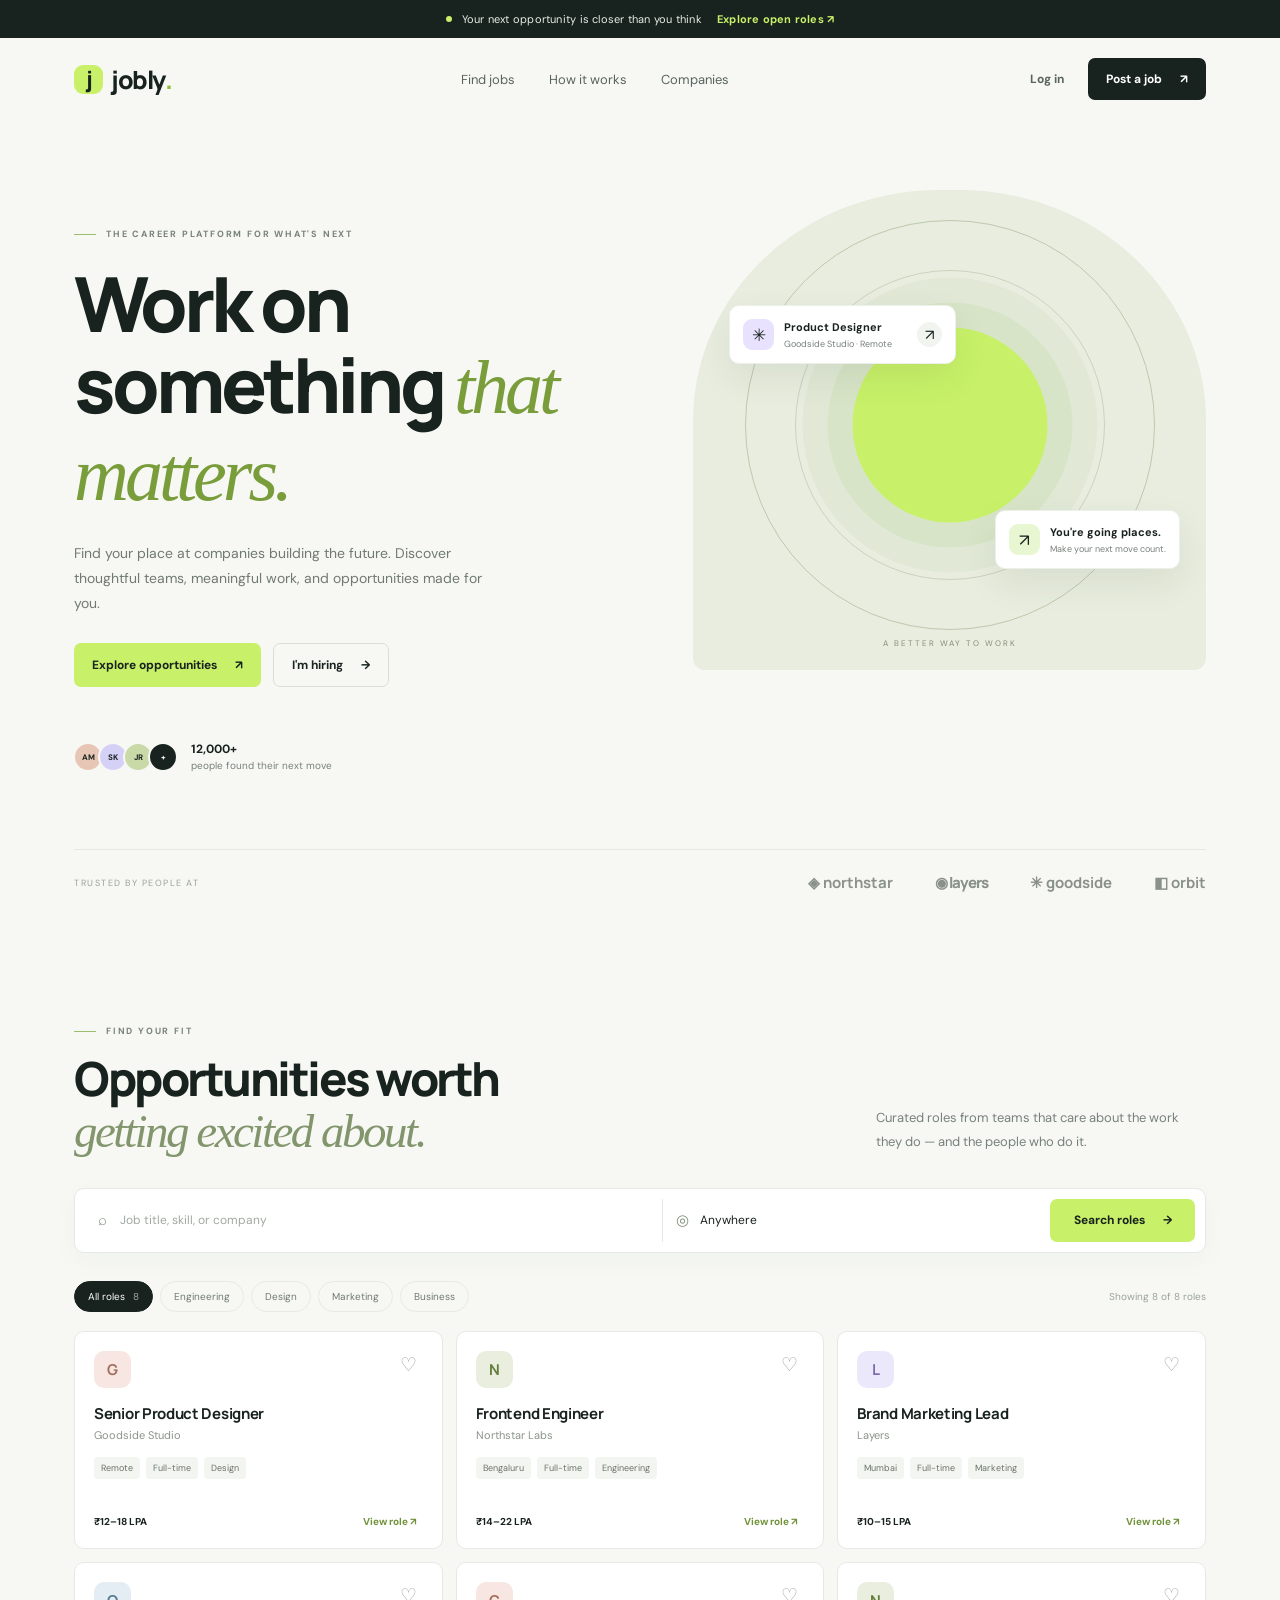
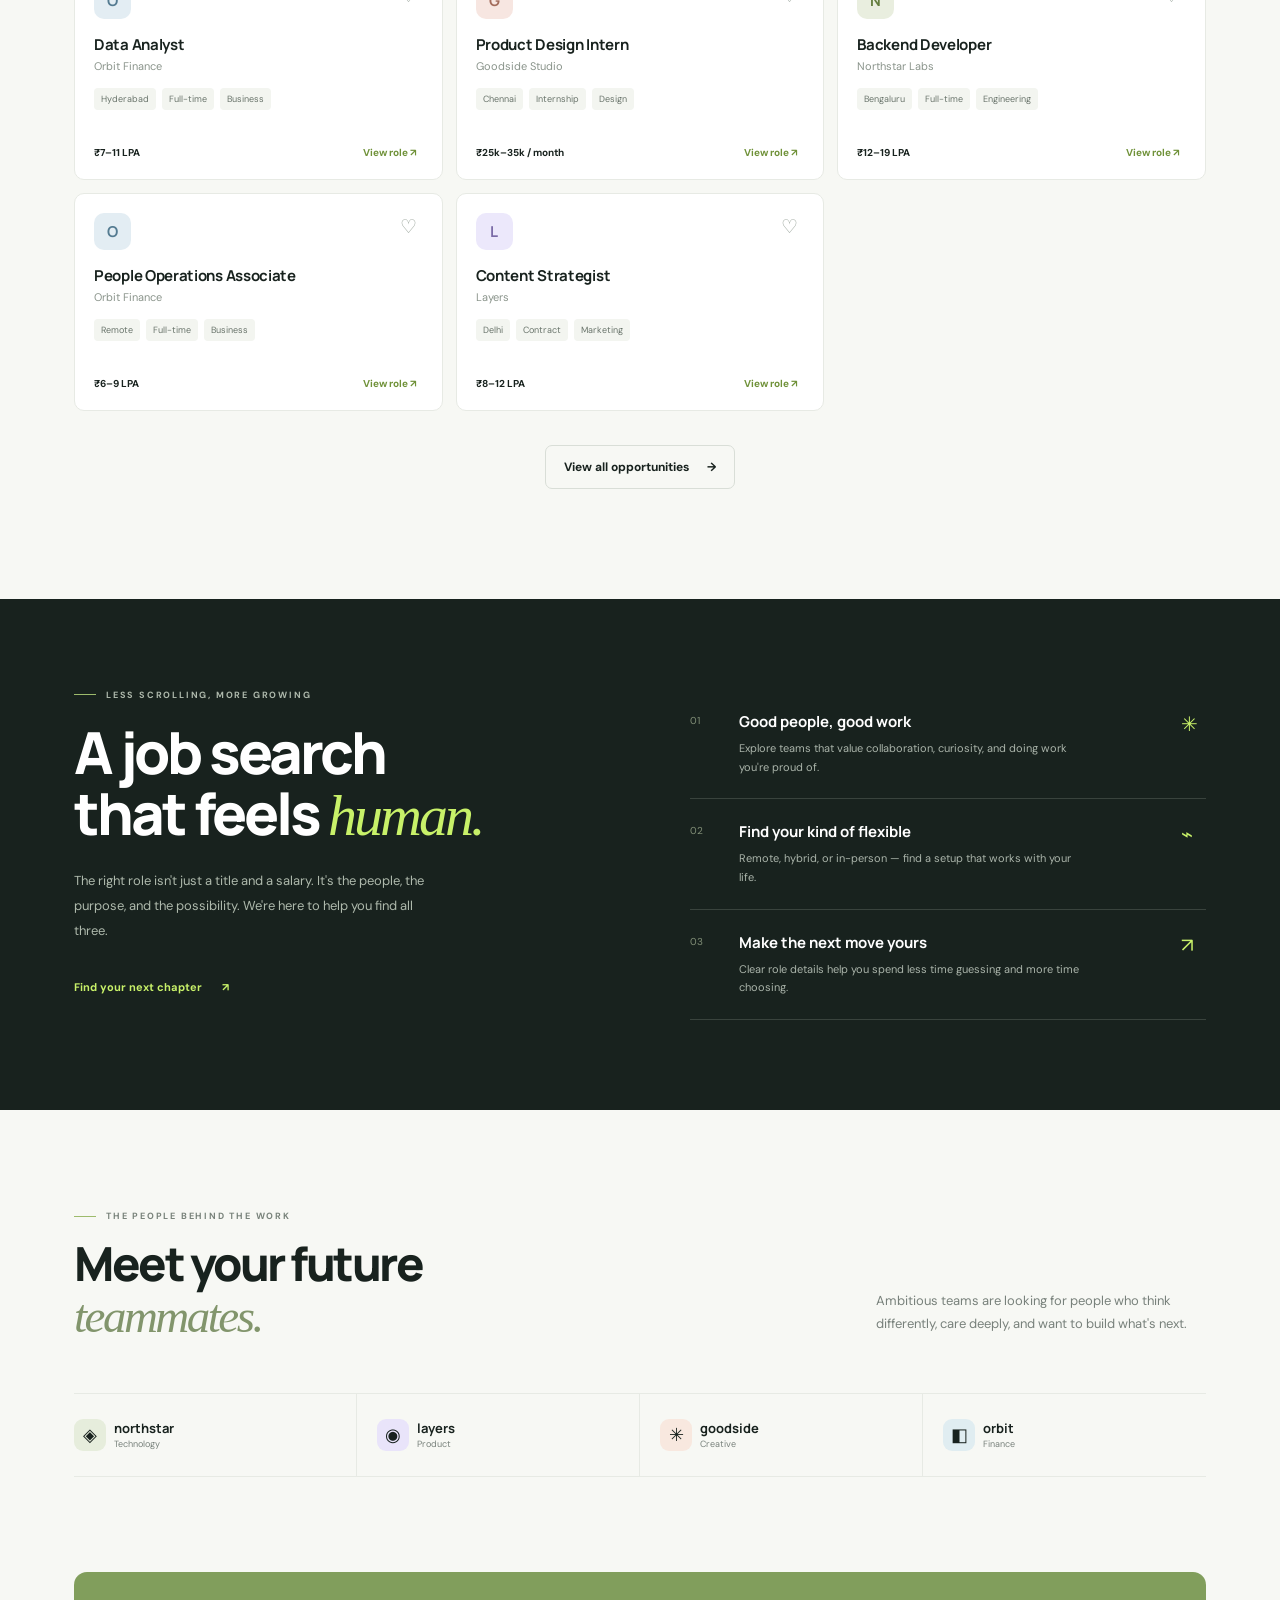
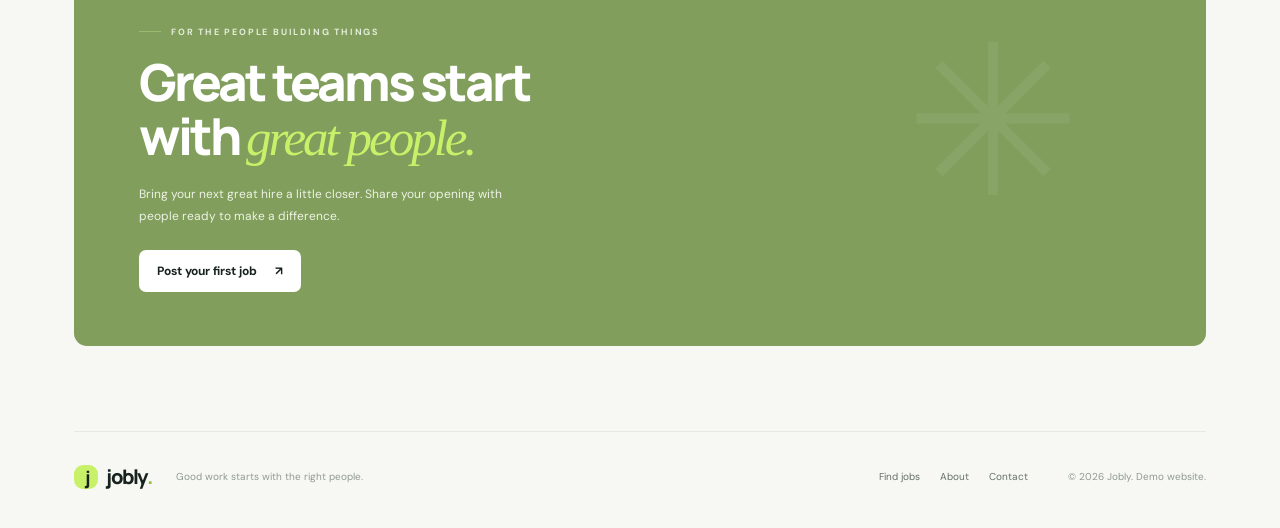
<file: index.html>
<!DOCTYPE html>
<html lang="en">
<head>
  <meta charset="UTF-8">
  <meta name="viewport" content="width=device-width, initial-scale=1.0">
  <meta name="description" content="Launch your next career move with Jobly. Discover roles at ambitious companies.">
  <title>Jobly — Find work that moves you</title>
  <link rel="preconnect" href="https://fonts.googleapis.com">
  <link rel="preconnect" href="https://fonts.gstatic.com" crossorigin>
  <link href="https://fonts.googleapis.com/css2?family=DM+Sans:wght@400;500;600;700&family=Manrope:wght@400;500;600;700;800&display=swap" rel="stylesheet">
  <link rel="stylesheet" href="styles.css">
</head>
<body>
  <div class="announcement"><span class="announcement-dot"></span> Your next opportunity is closer than you think <a href="#jobs">Explore open roles <span>↗</span></a></div>
  <header class="site-header">
    <a class="brand" href="#" aria-label="Jobly home"><span class="brand-mark">j</span> jobly<span class="brand-period">.</span></a>
    <button class="menu-toggle" id="menuToggle" aria-label="Toggle navigation" aria-expanded="false">☰</button>
    <nav class="main-nav" id="mainNav">
      <a href="#jobs">Find jobs</a><a href="#how">How it works</a><a href="#companies">Companies</a>
    </nav>
    <div class="header-actions"><button class="btn btn-ghost" id="loginOpen">Log in</button><button class="btn btn-dark" id="postOpen">Post a job <span>↗</span></button></div>
  </header>

  <main>
    <section class="hero">
      <div class="hero-copy">
        <div class="eyebrow"><span class="eyebrow-line"></span> THE CAREER PLATFORM FOR WHAT'S NEXT</div>
        <h1>Work on<br>something <span class="headline-accent">that matters.</span></h1>
        <p class="hero-text">Find your place at companies building the future. Discover thoughtful teams, meaningful work, and opportunities made for you.</p>
        <div class="hero-ctas"><a class="btn btn-primary" href="#jobs">Explore opportunities <span>↗</span></a><button class="btn btn-outline" id="heroPost">I'm hiring <span>→</span></button></div>
        <div class="hero-proof"><div class="avatar-stack"><span>AM</span><span>SK</span><span>JR</span><span>+</span></div><div><strong>12,000+</strong><small>people found their next move</small></div></div>
      </div>
      <div class="hero-art" aria-label="Abstract career growth illustration">
        <div class="art-orbit orbit-one"></div><div class="art-orbit orbit-two"></div>
        <div class="art-sun"></div>
        <div class="art-card art-card-top"><span class="mini-icon purple">✳</span><div><b>Product Designer</b><small>Goodside Studio · Remote</small></div><span class="arrow-round">↗</span></div>
        <div class="art-card art-card-bottom"><span class="mini-icon green">↗</span><div><b>You're going places.</b><small>Make your next move count.</small></div></div>
        <div class="art-label">A BETTER WAY TO WORK</div>
      </div>
      <div class="hero-bottom"><span>TRUSTED BY PEOPLE AT</span><div class="logo-cloud"><b>◈ northstar</b><b>◉ layers</b><b>✳ goodside</b><b>◧ orbit</b></div></div>
    </section>

    <section class="jobs-section section-wrap" id="jobs">
      <div class="section-heading"><div><div class="eyebrow"><span class="eyebrow-line"></span> FIND YOUR FIT</div><h2>Opportunities worth<br><span class="muted-heading">getting excited about.</span></h2></div><p>Curated roles from teams that care about the work they do — and the people who do it.</p></div>
      <div class="search-panel">
        <label class="search-field"><span>⌕</span><input id="keyword" type="search" placeholder="Job title, skill, or company" aria-label="Search jobs"></label>
        <label class="search-field location-field"><span>◎</span><select id="location" aria-label="Filter by location"><option value="">Anywhere</option><option>Remote</option><option>Bengaluru</option><option>Mumbai</option><option>Hyderabad</option><option>Chennai</option><option>Delhi</option></select></label>
        <button class="btn btn-primary search-button" id="searchButton">Search roles <span>→</span></button>
      </div>
      <div class="filter-row"><div class="filter-pills" id="categoryFilters"><button class="filter-pill active" data-category="All">All roles <span id="allCount">0</span></button><button class="filter-pill" data-category="Engineering">Engineering</button><button class="filter-pill" data-category="Design">Design</button><button class="filter-pill" data-category="Marketing">Marketing</button><button class="filter-pill" data-category="Business">Business</button></div><span class="results-count" id="resultsCount">Showing roles</span></div>
      <div class="job-grid" id="jobGrid" aria-live="polite"></div>
      <div class="empty-state hidden" id="emptyState"><div class="empty-icon">⌕</div><h3>No roles found</h3><p>Try another keyword or clear your filters.</p><button class="btn btn-outline" id="clearFilters">Clear filters</button></div>
      <div class="center-action"><button class="btn btn-outline" id="showAll">View all opportunities <span>→</span></button></div>
    </section>

    <section class="why-section" id="how">
      <div class="section-wrap why-inner">
        <div><div class="eyebrow light-eyebrow"><span class="eyebrow-line"></span> LESS SCROLLING, MORE GROWING</div><h2>A job search<br>that feels <em>human.</em></h2><p class="why-copy">The right role isn't just a title and a salary. It's the people, the purpose, and the possibility. We're here to help you find all three.</p><a href="#jobs" class="text-link">Find your next chapter <span>↗</span></a></div>
        <div class="benefit-list"><article><span class="benefit-number">01</span><div><h3>Good people, good work</h3><p>Explore teams that value collaboration, curiosity, and doing work you're proud of.</p></div><span class="benefit-symbol">✳</span></article><article><span class="benefit-number">02</span><div><h3>Find your kind of flexible</h3><p>Remote, hybrid, or in-person — find a setup that works with your life.</p></div><span class="benefit-symbol">⌁</span></article><article><span class="benefit-number">03</span><div><h3>Make the next move yours</h3><p>Clear role details help you spend less time guessing and more time choosing.</p></div><span class="benefit-symbol">↗</span></article></div>
      </div>
    </section>

    <section class="companies-section section-wrap" id="companies"><div class="companies-top"><div><div class="eyebrow"><span class="eyebrow-line"></span> THE PEOPLE BEHIND THE WORK</div><h2>Meet your future<br><span class="muted-heading">teammates.</span></h2></div><p>Ambitious teams are looking for people who think differently, care deeply, and want to build what's next.</p></div><div class="company-strip"><div><span class="company-symbol c1">◈</span><b>northstar</b><small>Technology</small></div><div><span class="company-symbol c2">◉</span><b>layers</b><small>Product</small></div><div><span class="company-symbol c3">✳</span><b>goodside</b><small>Creative</small></div><div><span class="company-symbol c4">◧</span><b>orbit</b><small>Finance</small></div></div></section>

    <section class="cta-section"><div class="cta-box"><div class="cta-decoration">✳</div><div class="eyebrow light-eyebrow"><span class="eyebrow-line"></span> FOR THE PEOPLE BUILDING THINGS</div><h2>Great teams start<br>with <em>great people.</em></h2><p>Bring your next great hire a little closer. Share your opening with people ready to make a difference.</p><button class="btn btn-light" id="ctaPost">Post your first job <span>↗</span></button></div></section>
  </main>

  <footer class="site-footer"><a class="brand footer-brand" href="#"><span class="brand-mark">j</span> jobly<span class="brand-period">.</span></a><p>Good work starts with the right people.</p><div class="footer-links"><a href="#jobs">Find jobs</a><a href="#how">About</a><a href="mailto:hello@example.com">Contact</a></div><small>© <span id="year"></span> Jobly. Demo website.</small></footer>

  <div class="modal-backdrop hidden" id="modalBackdrop">
    <section class="modal" role="dialog" aria-modal="true" aria-labelledby="modalTitle">
      <button class="modal-close" id="modalClose" aria-label="Close dialog">×</button>
      <div class="modal-kicker" id="modalKicker">LET'S GET STARTED</div><h2 id="modalTitle">Post a new role</h2><p class="modal-intro" id="modalIntro">Tell great people what you're building.</p>
      <form id="jobForm">
        <div class="form-grid"><label>Job title<input name="title" required placeholder="e.g. Product Designer"></label><label>Company<input name="company" required placeholder="Your company"></label><label>Location<select name="location"><option>Remote</option><option>Bengaluru</option><option>Mumbai</option><option>Hyderabad</option><option>Chennai</option><option>Delhi</option></select></label><label>Category<select name="category"><option>Engineering</option><option>Design</option><option>Marketing</option><option>Business</option></select></label><label>Work type<select name="type"><option>Full-time</option><option>Part-time</option><option>Contract</option><option>Internship</option></select></label><label>Salary range<input name="salary" placeholder="e.g. ₹8–12 LPA"></label></div>
        <label>About the role<textarea name="description" rows="4" required placeholder="What will this person work on?"></textarea></label>
        <label>Application email<input name="email" type="email" required placeholder="careers@company.com"></label>
        <button class="btn btn-primary form-submit" type="submit">Publish job <span>↗</span></button>
      </form>
      <form id="loginForm" class="hidden"><label>Email address<input type="email" required placeholder="you@example.com"></label><label>Password<input type="password" required minlength="6" placeholder="At least 6 characters"></label><button class="btn btn-primary form-submit" type="submit">Continue <span>→</span></button><p class="form-note">Demo only: authentication is not connected to a server.</p></form>
    </section>
  </div>
  <div class="toast" id="toast" role="status" aria-live="polite"></div>
  <script src="script.js"></script>
</body>
</html>
</file>
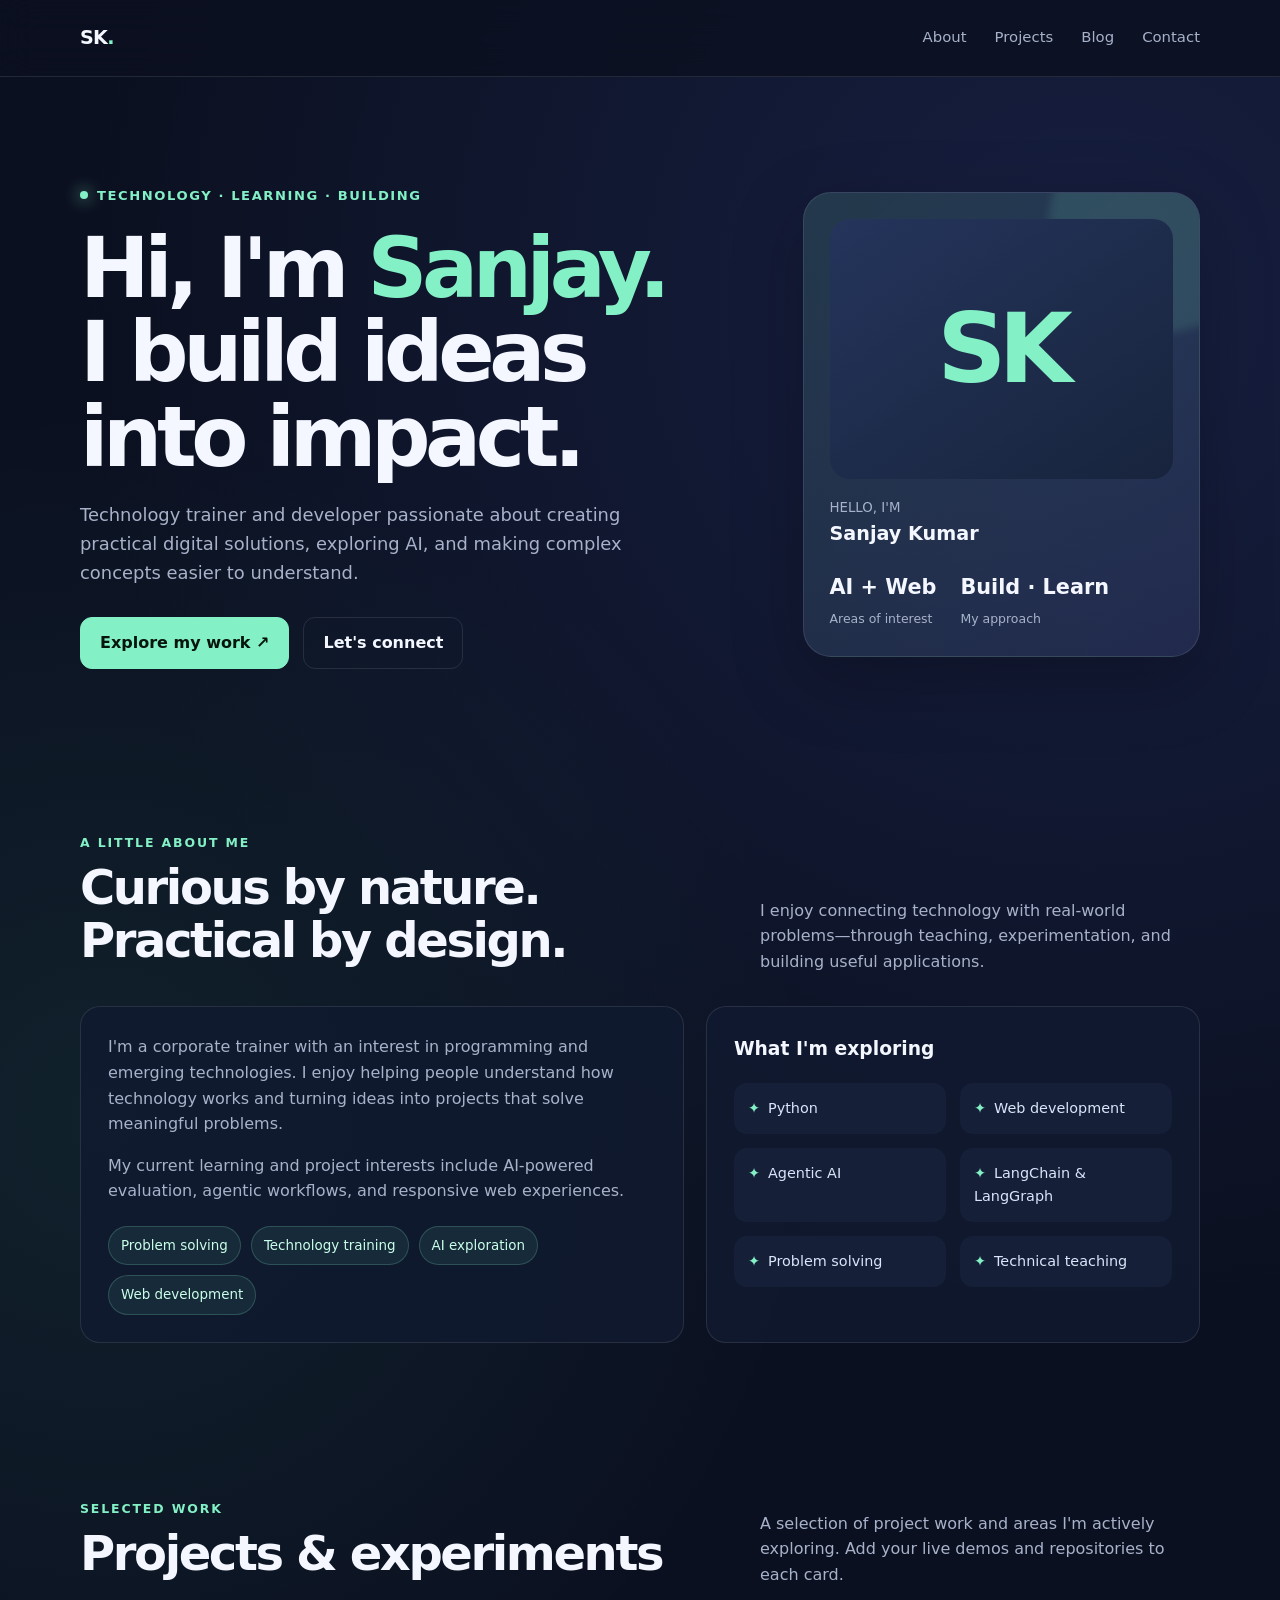
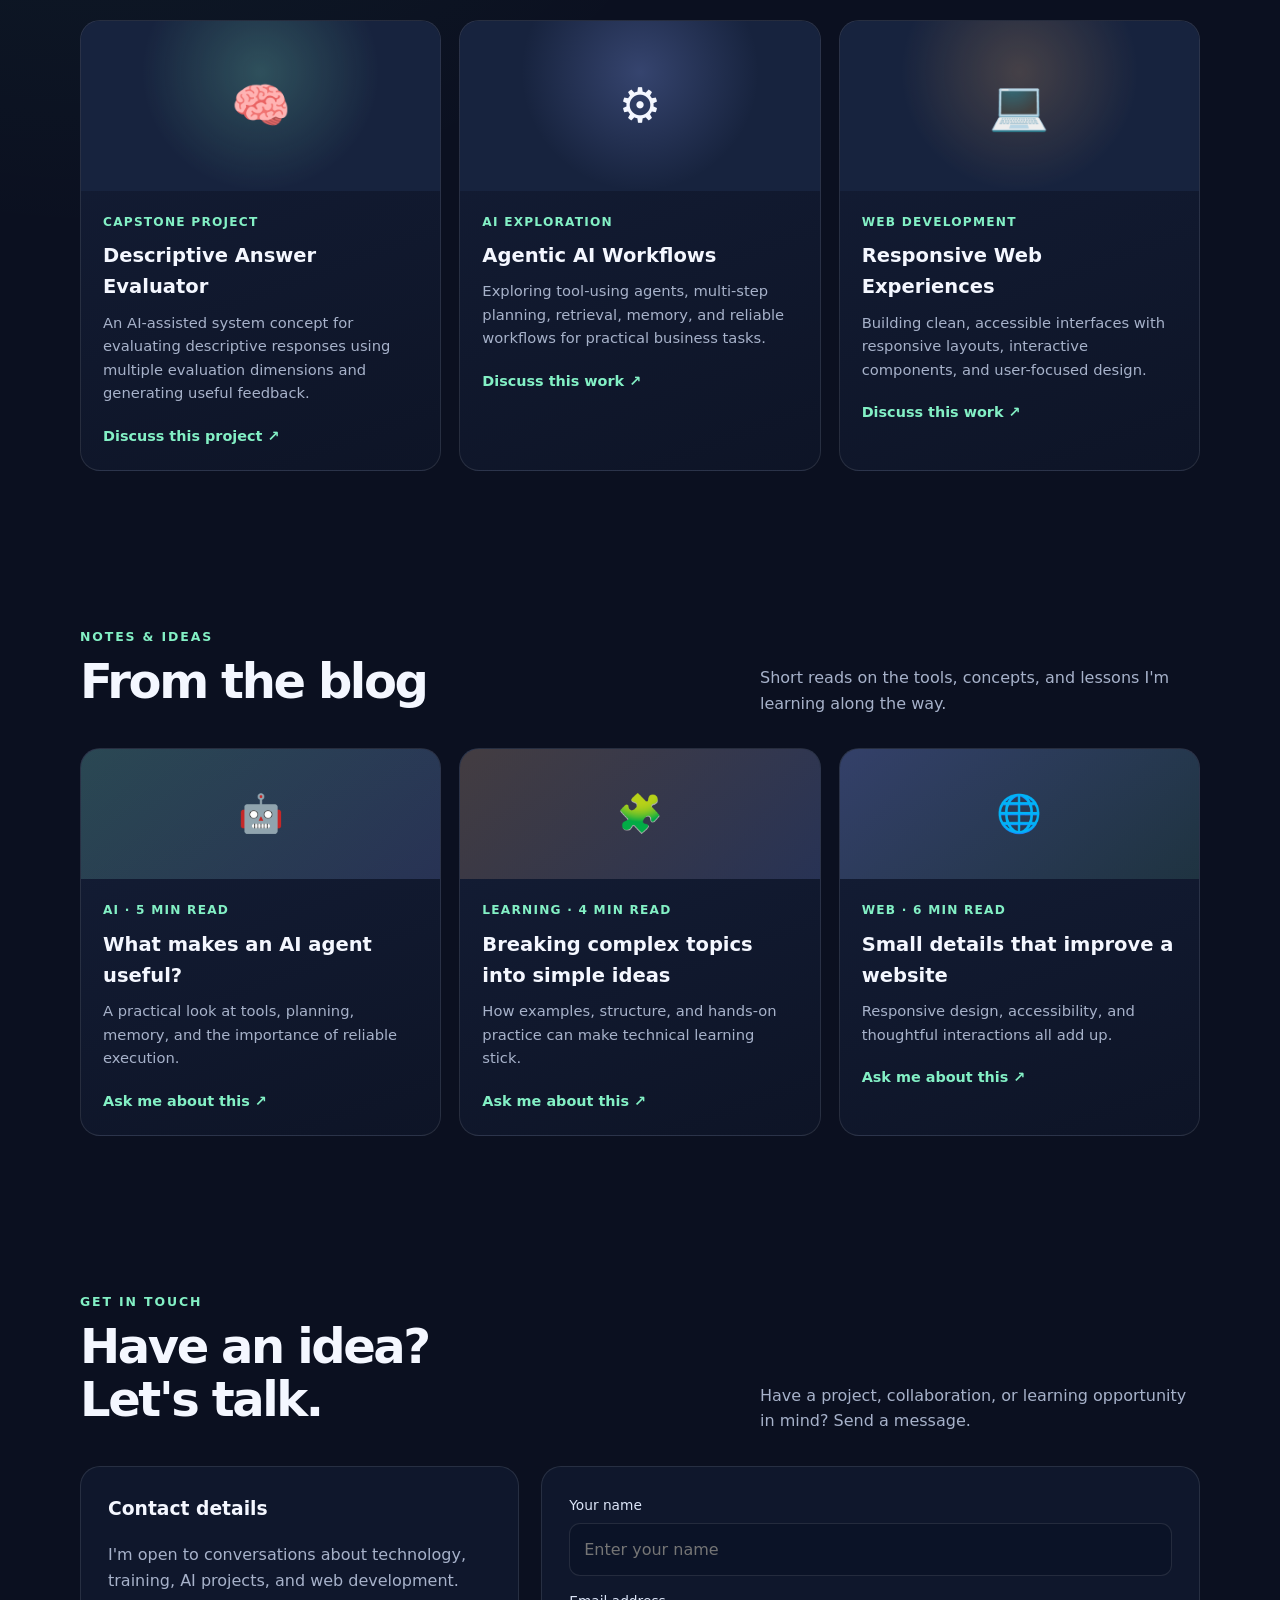
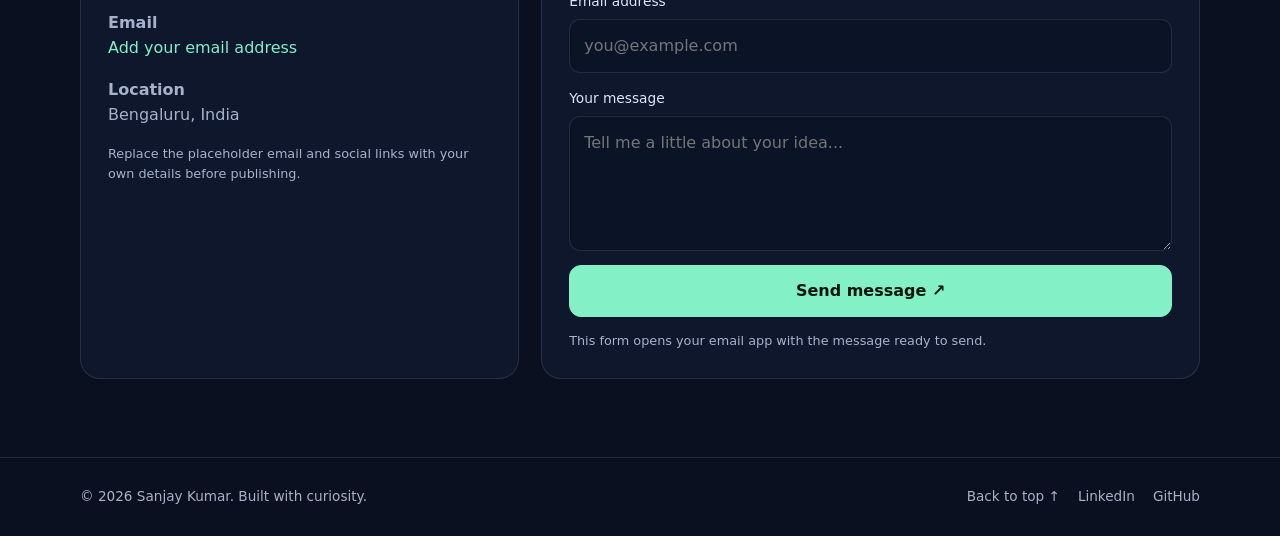
<file: 1. sanjay_portfolio website.html>
<!DOCTYPE html>
<html lang="en">
<head>
<meta charset="UTF-8">
<meta name="viewport" content="width=device-width, initial-scale=1.0">
<meta name="theme-color" content="#0b1020">
<meta name="description" content="Sanjay Kumar — technology trainer, developer and builder of practical digital experiences.">
<title>Sanjay Kumar | Portfolio</title>
<style>
:root{--bg:#0b1020;--panel:#111a30;--panel2:#151f38;--text:#f4f7ff;--muted:#a7b2ca;--line:rgba(255,255,255,.1);--accent:#83f0c5;--accent2:#91a7ff;--shadow:0 22px 70px rgba(0,0,0,.25)}
*{box-sizing:border-box}html{scroll-behavior:smooth;scroll-padding-top:86px}body{margin:0;background:radial-gradient(circle at 85% 8%,rgba(92,117,255,.15),transparent 28%),radial-gradient(circle at 8% 30%,rgba(81,236,185,.08),transparent 25%),var(--bg);color:var(--text);font-family:Inter,ui-sans-serif,system-ui,-apple-system,BlinkMacSystemFont,"Segoe UI",sans-serif;line-height:1.6}a{color:inherit;text-decoration:none}button,input,textarea{font:inherit}.container{width:min(1120px,calc(100% - 40px));margin:auto}.nav-wrap{position:sticky;top:0;z-index:10;background:rgba(11,16,32,.82);backdrop-filter:blur(18px);border-bottom:1px solid var(--line)}nav{height:76px;display:flex;align-items:center;justify-content:space-between}.brand{font-weight:800;letter-spacing:-.04em;font-size:1.2rem}.brand span{color:var(--accent)}.nav-links{display:flex;gap:28px;align-items:center;color:var(--muted);font-size:.93rem}.nav-links a:hover,.nav-links a.active{color:var(--accent)}.menu-btn{display:none;background:none;color:var(--text);border:1px solid var(--line);border-radius:10px;padding:8px 11px}.hero{padding:104px 0 86px;display:grid;grid-template-columns:1.25fr .75fr;gap:60px;align-items:center;min-height:590px}.eyebrow{display:inline-flex;gap:9px;align-items:center;color:var(--accent);font-size:.82rem;font-weight:700;letter-spacing:.12em;text-transform:uppercase}.dot{width:8px;height:8px;border-radius:50%;background:var(--accent);box-shadow:0 0 16px var(--accent)}h1{font-size:clamp(3rem,6.5vw,5.7rem);line-height:1.02;letter-spacing:-.065em;margin:20px 0}h1 em{font-style:normal;color:var(--accent)}.lead{max-width:610px;color:var(--muted);font-size:1.12rem}.actions{display:flex;gap:14px;flex-wrap:wrap;margin-top:30px}.btn{display:inline-flex;align-items:center;justify-content:center;padding:12px 19px;border-radius:12px;font-weight:750;border:1px solid var(--line);transition:.2s}.btn-primary{background:var(--accent);color:#07150f;border-color:var(--accent)}.btn:hover{transform:translateY(-3px)}.btn-ghost:hover{border-color:var(--accent);color:var(--accent)}.hero-card{position:relative;background:linear-gradient(145deg,rgba(131,240,197,.14),rgba(145,167,255,.12));border:1px solid var(--line);border-radius:28px;padding:26px;box-shadow:var(--shadow);overflow:hidden}.hero-card:before{content:"";position:absolute;width:220px;height:220px;border-radius:50%;background:rgba(131,240,197,.12);filter:blur(4px);right:-70px;top:-80px}.avatar{height:260px;border-radius:20px;background:linear-gradient(145deg,#24345b,#18243d);display:grid;place-items:center;font-size:6rem;font-weight:850;letter-spacing:-.08em;color:var(--accent);position:relative}.hero-card small{display:block;color:var(--muted);margin-top:18px}.hero-card strong{font-size:1.2rem}.quick-stats{display:flex;gap:24px;margin-top:22px}.quick-stats b{display:block;font-size:1.3rem}.quick-stats span{font-size:.78rem;color:var(--muted)}section{padding:78px 0}.section-head{display:flex;justify-content:space-between;gap:25px;align-items:end;margin-bottom:32px}.kicker{color:var(--accent);font-size:.78rem;text-transform:uppercase;letter-spacing:.15em;font-weight:800}.section-head h2{font-size:clamp(2rem,4vw,3rem);letter-spacing:-.05em;line-height:1.1;margin:8px 0}.section-head p{color:var(--muted);max-width:440px;margin:0}.about-grid{display:grid;grid-template-columns:1.1fr .9fr;gap:22px}.panel{background:rgba(17,26,48,.82);border:1px solid var(--line);border-radius:20px;padding:27px}.panel p{color:var(--muted);margin-top:0}.chips{display:flex;flex-wrap:wrap;gap:10px;margin-top:22px}.chip{padding:8px 12px;border-radius:999px;background:rgba(131,240,197,.08);border:1px solid rgba(131,240,197,.2);color:#c9ffe9;font-size:.84rem}.skill-list{display:grid;grid-template-columns:1fr 1fr;gap:14px}.skill{padding:14px;background:var(--panel2);border-radius:13px;color:#dbe4f8;font-size:.9rem}.skill span{color:var(--accent);margin-right:8px}.cards{display:grid;grid-template-columns:repeat(3,1fr);gap:18px}.project,.blog-card{background:linear-gradient(160deg,rgba(21,31,56,.96),rgba(14,21,39,.96));border:1px solid var(--line);border-radius:20px;overflow:hidden;transition:.25s}.project:hover,.blog-card:hover{transform:translateY(-5px);border-color:rgba(131,240,197,.45)}.project-art{height:170px;display:grid;place-items:center;font-size:3rem;background:radial-gradient(circle at 50% 30%,rgba(131,240,197,.22),transparent 55%),#17233e}.project:nth-child(2) .project-art{background:radial-gradient(circle at 50% 30%,rgba(145,167,255,.25),transparent 55%),#17233e}.project:nth-child(3) .project-art{background:radial-gradient(circle at 50% 30%,rgba(255,184,108,.2),transparent 55%),#17233e}.project-body,.blog-body{padding:22px}.meta{font-size:.76rem;color:var(--accent);font-weight:750;text-transform:uppercase;letter-spacing:.1em}.project h3,.blog-card h3{margin:8px 0;font-size:1.22rem}.project p,.blog-card p{color:var(--muted);font-size:.92rem;margin:0 0 18px}.text-link{color:var(--accent);font-weight:750;font-size:.9rem}.blog-card{padding-top:0}.blog-art{height:130px;background:linear-gradient(135deg,rgba(131,240,197,.2),rgba(145,167,255,.18));display:grid;place-items:center;font-size:2.3rem}.blog-card:nth-child(2) .blog-art{background:linear-gradient(135deg,rgba(255,184,108,.2),rgba(145,167,255,.18))}.blog-card:nth-child(3) .blog-art{background:linear-gradient(135deg,rgba(145,167,255,.25),rgba(131,240,197,.12))}.contact-grid{display:grid;grid-template-columns:.8fr 1.2fr;gap:22px}.contact-info a{color:var(--accent)}.contact-form{display:grid;gap:14px}.field{display:grid;gap:7px}.field label{font-size:.86rem;color:#dce5f8}.field input,.field textarea{width:100%;background:#0b1327;border:1px solid var(--line);border-radius:11px;padding:13px 14px;color:var(--text);outline:none}.field input:focus,.field textarea:focus{border-color:var(--accent)}.field textarea{min-height:135px;resize:vertical}.form-note{color:var(--muted);font-size:.8rem;margin:0}footer{padding:28px 0;border-top:1px solid var(--line);color:var(--muted);font-size:.85rem}.footer-inner{display:flex;justify-content:space-between;gap:18px;flex-wrap:wrap}.socials{display:flex;gap:18px}.socials a:hover{color:var(--accent)}.reveal{opacity:0;transform:translateY(18px);transition:opacity .65s,transform .65s}.reveal.visible{opacity:1;transform:none}
@media(max-width:800px){.hero{grid-template-columns:1fr;padding-top:72px;gap:35px}.hero-card{max-width:480px}.about-grid,.contact-grid{grid-template-columns:1fr}.cards{grid-template-columns:1fr 1fr}.section-head{display:block}.section-head p{margin-top:12px}.nav-links{display:none;position:absolute;top:76px;left:0;right:0;padding:18px 22px 24px;background:#0d1428;border-bottom:1px solid var(--line);flex-direction:column;align-items:flex-start}.nav-links.open{display:flex}.menu-btn{display:block}}
@media(max-width:540px){.container{width:min(100% - 30px,1120px)}.hero{padding:58px 0}.cards{grid-template-columns:1fr}section{padding:58px 0}.avatar{height:210px}.quick-stats{gap:16px}.quick-stats b{font-size:1.1rem}h1{font-size:3.25rem}.panel{padding:21px}}
</style>
</head>
<body>
<div class="nav-wrap"><nav class="container"><a class="brand" href="#home">SK<span>.</span></a><button class="menu-btn" id="menuBtn" aria-label="Open navigation" aria-expanded="false">☰</button><div class="nav-links" id="navLinks"><a href="#about">About</a><a href="#projects">Projects</a><a href="#blog">Blog</a><a href="#contact">Contact</a></div></nav></div>
<main>
<header class="hero container" id="home">
<div><div class="eyebrow"><span class="dot"></span> Technology · Learning · Building</div><h1>Hi, I'm <em>Sanjay.</em><br>I build ideas<br>into impact.</h1><p class="lead">Technology trainer and developer passionate about creating practical digital solutions, exploring AI, and making complex concepts easier to understand.</p><div class="actions"><a class="btn btn-primary" href="#projects">Explore my work ↗</a><a class="btn btn-ghost" href="#contact">Let's connect</a></div></div>
<div class="hero-card"><div class="avatar">SK</div><small>HELLO, I'M</small><strong>Sanjay Kumar</strong><div class="quick-stats"><div><b>AI + Web</b><span>Areas of interest</span></div><div><b>Build · Learn</b><span>My approach</span></div></div></div>
</header>
<section id="about"><div class="container reveal"><div class="section-head"><div><div class="kicker">A little about me</div><h2>Curious by nature.<br>Practical by design.</h2></div><p>I enjoy connecting technology with real-world problems—through teaching, experimentation, and building useful applications.</p></div><div class="about-grid"><div class="panel"><p>I'm a corporate trainer with an interest in programming and emerging technologies. I enjoy helping people understand how technology works and turning ideas into projects that solve meaningful problems.</p><p>My current learning and project interests include AI-powered evaluation, agentic workflows, and responsive web experiences.</p><div class="chips"><span class="chip">Problem solving</span><span class="chip">Technology training</span><span class="chip">AI exploration</span><span class="chip">Web development</span></div></div><div class="panel"><h3 style="margin-top:0">What I'm exploring</h3><div class="skill-list"><div class="skill"><span>✦</span>Python</div><div class="skill"><span>✦</span>Web development</div><div class="skill"><span>✦</span>Agentic AI</div><div class="skill"><span>✦</span>LangChain & LangGraph</div><div class="skill"><span>✦</span>Problem solving</div><div class="skill"><span>✦</span>Technical teaching</div></div></div></div></div></section>
<section id="projects"><div class="container reveal"><div class="section-head"><div><div class="kicker">Selected work</div><h2>Projects & experiments</h2></div><p>A selection of project work and areas I'm actively exploring. Add your live demos and repositories to each card.</p></div><div class="cards">
<article class="project"><div class="project-art">🧠</div><div class="project-body"><div class="meta">Capstone project</div><h3>Descriptive Answer Evaluator</h3><p>An AI-assisted system concept for evaluating descriptive responses using multiple evaluation dimensions and generating useful feedback.</p><a class="text-link" href="#contact">Discuss this project ↗</a></div></article>
<article class="project"><div class="project-art">⚙️</div><div class="project-body"><div class="meta">AI exploration</div><h3>Agentic AI Workflows</h3><p>Exploring tool-using agents, multi-step planning, retrieval, memory, and reliable workflows for practical business tasks.</p><a class="text-link" href="#contact">Discuss this work ↗</a></div></article>
<article class="project"><div class="project-art">💻</div><div class="project-body"><div class="meta">Web development</div><h3>Responsive Web Experiences</h3><p>Building clean, accessible interfaces with responsive layouts, interactive components, and user-focused design.</p><a class="text-link" href="#contact">Discuss this work ↗</a></div></article>
</div></div></section>
<section id="blog"><div class="container reveal"><div class="section-head"><div><div class="kicker">Notes & ideas</div><h2>From the blog</h2></div><p>Short reads on the tools, concepts, and lessons I'm learning along the way.</p></div><div class="cards">
<article class="blog-card"><div class="blog-art">🤖</div><div class="blog-body"><div class="meta">AI · 5 min read</div><h3>What makes an AI agent useful?</h3><p>A practical look at tools, planning, memory, and the importance of reliable execution.</p><a class="text-link" href="mailto:YOUR_EMAIL@example.com?subject=Blog%20article%3A%20AI%20agents">Ask me about this ↗</a></div></article>
<article class="blog-card"><div class="blog-art">🧩</div><div class="blog-body"><div class="meta">Learning · 4 min read</div><h3>Breaking complex topics into simple ideas</h3><p>How examples, structure, and hands-on practice can make technical learning stick.</p><a class="text-link" href="mailto:YOUR_EMAIL@example.com?subject=Blog%20article%3A%20Learning">Ask me about this ↗</a></div></article>
<article class="blog-card"><div class="blog-art">🌐</div><div class="blog-body"><div class="meta">Web · 6 min read</div><h3>Small details that improve a website</h3><p>Responsive design, accessibility, and thoughtful interactions all add up.</p><a class="text-link" href="mailto:YOUR_EMAIL@example.com?subject=Blog%20article%3A%20Web%20design">Ask me about this ↗</a></div></article>
</div></div></section>
<section id="contact"><div class="container reveal"><div class="section-head"><div><div class="kicker">Get in touch</div><h2>Have an idea?<br>Let's talk.</h2></div><p>Have a project, collaboration, or learning opportunity in mind? Send a message.</p></div><div class="contact-grid"><div class="panel contact-info"><h3 style="margin-top:0">Contact details</h3><p>I'm open to conversations about technology, training, AI projects, and web development.</p><p><strong>Email</strong><br><a href="mailto:YOUR_EMAIL@example.com">Add your email address</a></p><p><strong>Location</strong><br>Bengaluru, India</p><p class="form-note">Replace the placeholder email and social links with your own details before publishing.</p></div><form class="panel contact-form" id="contactForm"><div class="field"><label for="name">Your name</label><input id="name" name="name" autocomplete="name" required placeholder="Enter your name"></div><div class="field"><label for="email">Email address</label><input id="email" name="email" type="email" autocomplete="email" required placeholder="you@example.com"></div><div class="field"><label for="message">Your message</label><textarea id="message" name="message" required placeholder="Tell me a little about your idea..."></textarea></div><button class="btn btn-primary" type="submit">Send message ↗</button><p class="form-note" id="formNote" aria-live="polite">This form opens your email app with the message ready to send.</p></form></div></div></section>
</main>
<footer><div class="container footer-inner"><span>© <span id="year"></span> Sanjay Kumar. Built with curiosity.</span><div class="socials"><a href="#home">Back to top ↑</a><a href="https://www.linkedin.com/" target="_blank" rel="noreferrer">LinkedIn</a><a href="https://github.com/" target="_blank" rel="noreferrer">GitHub</a></div></div></footer>
<script>
const menuBtn=document.getElementById('menuBtn'),navLinks=document.getElementById('navLinks');
menuBtn.addEventListener('click',()=>{const open=navLinks.classList.toggle('open');menuBtn.setAttribute('aria-expanded',String(open));menuBtn.textContent=open?'✕':'☰'});
navLinks.querySelectorAll('a').forEach(a=>a.addEventListener('click',()=>{navLinks.classList.remove('open');menuBtn.setAttribute('aria-expanded','false');menuBtn.textContent='☰'}));
document.getElementById('year').textContent=new Date().getFullYear();
const observer=new IntersectionObserver(entries=>entries.forEach(entry=>{if(entry.isIntersecting){entry.target.classList.add('visible');observer.unobserve(entry.target)}}),{threshold:.12});
document.querySelectorAll('.reveal').forEach(el=>observer.observe(el));
document.getElementById('contactForm').addEventListener('submit',e=>{e.preventDefault();const data=new FormData(e.currentTarget);const recipient='YOUR_EMAIL@example.com';if(recipient==='YOUR_EMAIL@example.com'){document.getElementById('formNote').textContent='Please update YOUR_EMAIL@example.com in the HTML before using the contact form.';return}const subject=encodeURIComponent('Portfolio enquiry from '+data.get('name'));const body=encodeURIComponent('Name: '+data.get('name')+'\nEmail: '+data.get('email')+'\n\n'+data.get('message'));window.location.href=`mailto:${recipient}?subject=${subject}&body=${body}`;});
</script>
</body>
</html>
</file>
<file: styles.css>
:root{--ink:#18221e;--muted:#78817b;--paper:#f7f8f4;--white:#fff;--green:#c8f169;--green-dark:#9bc83d;--line:#e7eae4;--purple:#d9d1ff;--serif:Georgia,"Times New Roman",serif}*{box-sizing:border-box}html{scroll-behavior:smooth}body{margin:0;background:var(--paper);color:var(--ink);font-family:"DM Sans",sans-serif;font-size:15px}a{color:inherit;text-decoration:none}button,input,select,textarea{font:inherit}button{cursor:pointer}.announcement{height:38px;background:var(--ink);color:#e9eee8;display:flex;align-items:center;justify-content:center;gap:10px;font-size:11px;letter-spacing:.02em}.announcement a{color:var(--green);font-weight:700;margin-left:5px}.announcement-dot{width:6px;height:6px;background:var(--green);border-radius:50%}.site-header{height:82px;max-width:1200px;margin:auto;padding:0 34px;display:flex;align-items:center;justify-content:space-between}.brand{font:800 25px Manrope,sans-serif;letter-spacing:-1.5px;display:flex;align-items:center;gap:8px}.brand-mark{width:29px;height:29px;background:var(--green);border-radius:9px;display:inline-flex;align-items:center;justify-content:center;font-size:22px;color:var(--ink);letter-spacing:-2px}.brand-period{color:#8fbf35;margin-left:-8px}.main-nav,.header-actions{display:flex;align-items:center;gap:34px}.main-nav a,.btn-ghost{font-size:13px;color:#59645d}.main-nav a:hover,.footer-links a:hover{color:#648b1c}.header-actions{gap:12px}.btn{border:0;border-radius:7px;padding:13px 18px;font-size:12px;font-weight:700;display:inline-flex;align-items:center;justify-content:center;gap:18px;transition:.2s}.btn:hover{transform:translateY(-2px)}.btn-dark{background:var(--ink);color:white}.btn-ghost{background:transparent;padding:12px}.btn-primary{background:var(--green);color:var(--ink)}.btn-primary:hover{background:#b8e653}.btn-outline{border:1px solid #d9ded7;background:transparent;color:var(--ink)}.btn-light{background:white;color:var(--ink)}.menu-toggle{display:none;background:none;border:0;font-size:22px}.hero{max-width:1200px;margin:0 auto;padding:70px 34px 0;display:grid;grid-template-columns:1.05fr .95fr;position:relative}.hero-copy{padding:38px 0 25px}.eyebrow{font-size:9px;letter-spacing:1.8px;font-weight:700;color:#78827a;display:flex;align-items:center;gap:10px}.eyebrow-line{height:1px;width:22px;background:#9dbb6c}.hero h1,.section-heading h2,.why-inner h2,.companies-top h2,.cta-box h2{font:800 clamp(48px,6vw,76px)/1.06 Manrope,sans-serif;letter-spacing:-4px;margin:23px 0}.headline-accent{font:italic 1em var(--serif);font-weight:400;color:#799d3a;letter-spacing:-4px}.hero-text{max-width:430px;color:#707a72;line-height:1.8;font-size:14px}.hero-ctas{display:flex;gap:12px;margin-top:27px}.hero-proof{display:flex;align-items:center;gap:13px;margin-top:54px}.avatar-stack{display:flex;padding-left:4px}.avatar-stack span{width:30px;height:30px;border:2px solid var(--paper);border-radius:50%;margin-left:-5px;background:#e7c6b6;display:grid;place-items:center;font-size:8px;font-weight:700}.avatar-stack span:nth-child(2){background:#d5d0f6}.avatar-stack span:nth-child(3){background:#c9d9a8}.avatar-stack span:nth-child(4){background:var(--ink);color:white}.hero-proof strong,.hero-proof small{display:block}.hero-proof strong{font-size:12px}.hero-proof small{font-size:10px;color:var(--muted);margin-top:2px}.hero-art{height:480px;position:relative;overflow:hidden;background:#e8eddf;border-radius:48% 48% 12px 12px;margin:0 0 0 25px}.art-orbit{position:absolute;border:1px solid #bdc9ad;border-radius:50%;width:410px;height:410px;left:50%;top:49%;transform:translate(-50%,-50%)}.orbit-two{width:310px;height:310px;border-color:#c9d3bd}.art-sun{position:absolute;width:195px;height:195px;border-radius:50%;background:var(--green);left:50%;top:49%;transform:translate(-50%,-50%);box-shadow:0 0 0 25px #d8e4c7,0 0 0 50px #e1e9d6}.art-card{position:absolute;z-index:2;background:white;border:1px solid #edf0e9;border-radius:10px;padding:13px;display:flex;align-items:center;gap:10px;box-shadow:0 14px 35px #31432816}.art-card b,.art-card small{display:block}.art-card b{font-size:11px}.art-card small{font-size:9px;color:var(--muted);margin-top:4px}.art-card-top{top:24%;left:7%;}.art-card-bottom{bottom:21%;right:5%}.mini-icon{width:31px;height:31px;border-radius:9px;display:grid;place-items:center;font-size:17px}.purple{background:#e8e2ff}.green{background:#e8f6d1}.arrow-round{margin-left:15px;background:#f2f4ef;width:25px;height:25px;border-radius:50%;display:grid;place-items:center}.art-label{position:absolute;bottom:22px;left:50%;transform:translateX(-50%);font-size:8px;letter-spacing:2px;color:#829076}.hero-bottom{grid-column:1/-1;border-top:1px solid var(--line);margin-top:52px;padding:22px 0 27px;display:flex;align-items:center;justify-content:space-between}.hero-bottom>span{font-size:9px;letter-spacing:1.5px;color:#9aa29b}.logo-cloud{display:flex;gap:42px;color:#89918a;font:700 15px Manrope}.logo-cloud b:nth-child(2){font-weight:800;letter-spacing:-1px}.section-wrap{max-width:1200px;margin:auto;padding-left:34px;padding-right:34px}.jobs-section{padding-top:105px;padding-bottom:110px}.section-heading,.companies-top{display:flex;justify-content:space-between;align-items:end;gap:30px}.section-heading h2,.companies-top h2{font-size:47px;letter-spacing:-2.5px;margin:17px 0 30px}.muted-heading{font:italic 1em var(--serif);font-weight:400;color:#82956c}.section-heading>p,.companies-top>p{max-width:330px;color:var(--muted);font-size:13px;line-height:1.8;margin-bottom:35px}.search-panel{background:white;border:1px solid var(--line);border-radius:10px;padding:10px;display:grid;grid-template-columns:1.5fr 1fr auto;gap:8px;box-shadow:0 8px 30px #26352208}.search-field{display:flex;align-items:center;gap:11px;padding:0 13px;color:#829078}.search-field input,.search-field select{border:0;outline:0;width:100%;height:43px;background:transparent;color:var(--ink);font-size:12px}.search-field input::placeholder{color:#a0a8a0}.search-field select{appearance:none}.location-field{border-left:1px solid var(--line)}.search-button{min-width:145px}.filter-row{display:flex;justify-content:space-between;align-items:center;margin:28px 0 19px;gap:15px}.filter-pills{display:flex;gap:7px;flex-wrap:wrap}.filter-pill{border:1px solid var(--line);background:transparent;border-radius:30px;padding:8px 13px;color:#707a72;font-size:10px}.filter-pill.active{background:var(--ink);border-color:var(--ink);color:white}.filter-pill span{opacity:.6;margin-left:5px}.results-count{font-size:10px;color:#9aa29b}.job-grid{display:grid;grid-template-columns:repeat(3,1fr);gap:13px}.job-card{background:white;border:1px solid var(--line);border-radius:10px;padding:19px;min-height:218px;display:flex;flex-direction:column;transition:.2s}.job-card:hover{transform:translateY(-3px);box-shadow:0 12px 30px #2635220d;border-color:#cbd5c3}.job-card-top{display:flex;align-items:start;justify-content:space-between}.company-avatar{width:37px;height:37px;border-radius:10px;background:#e9eedf;display:grid;place-items:center;font:700 15px Manrope;color:#647e3e}.company-avatar.pink{background:#f7e6e1;color:#a36c5c}.company-avatar.lilac{background:#ece8fb;color:#7b6ba7}.company-avatar.blue{background:#e3edf3;color:#547b91}.save-job{border:0;background:transparent;color:#9ca69d;font-size:19px}.save-job.saved{color:#779c38}.job-card h3{font:700 15px Manrope;margin:15px 0 4px;letter-spacing:-.3px}.job-company{font-size:11px;color:#8a948b}.job-tags{display:flex;gap:6px;flex-wrap:wrap;margin-top:15px}.job-tag{background:#f3f5f0;border-radius:4px;padding:5px 7px;color:#69746b;font-size:9px}.job-card-bottom{margin-top:auto;padding-top:17px;display:flex;align-items:center;justify-content:space-between}.salary{font-size:10px;font-weight:700}.job-card-bottom button{border:0;background:transparent;font-size:10px;font-weight:700;color:#6f9138}.empty-state{text-align:center;padding:55px 20px}.empty-icon{font-size:30px;color:#9dbb6c}.empty-state h3{font:700 20px Manrope}.empty-state p{font-size:12px;color:var(--muted)}.hidden{display:none!important}.center-action{text-align:center;margin-top:34px}.why-section{background:var(--ink);color:white;padding:90px 0}.why-inner{display:grid;grid-template-columns:1fr 1fr;gap:100px}.light-eyebrow{color:#aeb9ac}.why-inner h2,.cta-box h2{font-size:58px;letter-spacing:-3px;margin:20px 0}.why-inner h2 em,.cta-box h2 em{font:italic 1em var(--serif);color:var(--green);font-weight:400}.why-copy{max-width:370px;color:#aeb9ac;line-height:1.9;font-size:13px}.text-link{display:inline-flex;gap:20px;color:var(--green);font-size:11px;font-weight:700;margin-top:24px}.benefit-list article{display:grid;grid-template-columns:35px 1fr 25px;gap:14px;padding:22px 0;border-bottom:1px solid #39433d}.benefit-number{font-size:10px;color:#829078;padding-top:3px}.benefit-list h3{font:700 15px Manrope;margin:0 0 7px}.benefit-list p{font-size:11px;line-height:1.7;color:#aab4aa;margin:0;max-width:340px}.benefit-symbol{color:var(--green);font-size:20px}.companies-section{padding-top:100px;padding-bottom:95px}.companies-top h2{margin-bottom:28px}.company-strip{display:grid;grid-template-columns:repeat(4,1fr);border-top:1px solid var(--line);border-bottom:1px solid var(--line);margin-top:22px}.company-strip>div{padding:25px 20px;display:grid;grid-template-columns:40px 1fr;align-items:center;border-right:1px solid var(--line)}.company-strip>div:first-child{padding-left:0}.company-strip>div:last-child{border:0}.company-symbol{grid-row:span 2;width:32px;height:32px;border-radius:9px;display:grid;place-items:center;background:#e6eddc;font-size:18px}.c2{background:#e9e4fa}.c3{background:#f8e8df}.c4{background:#e0edf1}.company-strip b{font:700 13px Manrope}.company-strip small{font-size:9px;color:var(--muted)}.cta-section{max-width:1200px;margin:0 auto;padding:0 34px 85px}.cta-box{position:relative;overflow:hidden;background:#819e5c;border-radius:13px;padding:54px 65px;color:white}.cta-box .eyebrow{color:#e4edd9}.cta-box h2{font-size:51px;margin:17px 0}.cta-box p{font-size:12px;line-height:1.8;color:#edf3e5;max-width:370px;margin-bottom:23px}.cta-decoration{position:absolute;right:11%;top:4%;font-size:210px;color:#ffffff12}.site-footer{max-width:1132px;margin:auto;border-top:1px solid var(--line);padding:28px 0 35px;display:flex;align-items:center;gap:25px}.footer-brand{font-size:20px}.footer-brand .brand-mark{width:24px;height:24px;font-size:18px}.site-footer p,.site-footer small{font-size:10px;color:#909a91}.footer-links{margin-left:auto;display:flex;gap:20px;font-size:10px;color:#657068}.site-footer small{margin-left:15px}.modal-backdrop{position:fixed;inset:0;background:#101b16a8;z-index:20;display:grid;place-items:center;padding:18px}.modal{background:var(--paper);width:min(100%,560px);max-height:90vh;overflow:auto;border-radius:14px;padding:34px;position:relative;box-shadow:0 30px 90px #0003}.modal-close{position:absolute;right:18px;top:15px;border:0;background:transparent;font-size:25px;color:#78817b}.modal-kicker{font-size:9px;letter-spacing:1.5px;color:#78964b;font-weight:700}.modal h2{font:800 30px Manrope;letter-spacing:-1.5px;margin:10px 0}.modal-intro{font-size:12px;color:var(--muted);margin:0 0 22px}.modal form label{display:block;font-size:10px;font-weight:700;margin-bottom:13px;color:#59645d}.modal input,.modal select,.modal textarea{display:block;width:100%;margin-top:6px;border:1px solid #dfe4dc;background:white;border-radius:6px;padding:11px;font-size:11px;color:var(--ink);outline-color:#9dbb6c}.form-grid{display:grid;grid-template-columns:1fr 1fr;gap:0 12px}.form-submit{width:100%;margin-top:7px}.form-note{font-size:10px;color:var(--muted)}.toast{position:fixed;bottom:25px;left:50%;transform:translate(-50%,20px);background:var(--ink);color:white;padding:13px 20px;border-radius:8px;font-size:12px;opacity:0;pointer-events:none;transition:.25s;z-index:30}.toast.show{opacity:1;transform:translate(-50%,0)}@media(max-width:800px){.site-header{padding:0 22px}.main-nav{gap:17px}.hero{padding:35px 22px 0;grid-template-columns:1fr 1fr}.hero h1{font-size:56px}.hero-art{height:400px;margin-left:0}.art-orbit{width:330px;height:330px}.art-sun{width:145px;height:145px}.section-wrap{padding-left:22px;padding-right:22px}.job-grid{grid-template-columns:repeat(2,1fr)}.why-inner{gap:45px}.site-footer{margin:0 22px}.cta-section{padding-left:22px;padding-right:22px}}@media(max-width:600px){.announcement{font-size:9px;gap:6px}.site-header{height:68px}.menu-toggle{display:block;margin-left:auto;margin-right:12px}.main-nav{display:none;position:absolute;z-index:10;top:105px;left:12px;right:12px;padding:18px;background:white;border:1px solid var(--line);border-radius:10px;box-shadow:0 15px 30px #0001;flex-direction:column;align-items:start}.main-nav.open{display:flex}.header-actions{gap:3px}.header-actions .btn{padding:10px;font-size:10px}.brand{font-size:22px}.hero{display:flex;flex-direction:column;padding-top:25px}.hero-copy{padding:25px 0}.hero h1{font-size:54px;letter-spacing:-3px}.hero-text{font-size:12px}.hero-proof{margin-top:35px}.hero-art{height:320px;margin:10px 0 0}.art-orbit{width:285px;height:285px}.art-sun{width:125px;height:125px}.art-card-top{left:3%;top:20%}.art-card-bottom{right:2%;bottom:17%}.hero-bottom{margin-top:35px;align-items:start;gap:15px;flex-direction:column}.logo-cloud{gap:17px;font-size:12px;flex-wrap:wrap}.jobs-section{padding-top:65px;padding-bottom:70px}.section-heading,.companies-top{display:block}.section-heading h2,.companies-top h2{font-size:39px;margin-bottom:10px}.section-heading>p,.companies-top>p{margin:10px 0 22px;font-size:12px}.search-panel{grid-template-columns:1fr;gap:4px}.search-field{padding:0 8px}.location-field{border-left:0;border-top:1px solid var(--line)}.search-button{width:100%}.filter-row{align-items:start;flex-direction:column}.filter-pills{gap:5px}.filter-pill{padding:7px 10px}.job-grid{grid-template-columns:1fr}.job-card{min-height:195px}.why-section{padding:65px 0}.why-inner{grid-template-columns:1fr;gap:38px}.why-inner h2{font-size:49px}.companies-section{padding-top:65px;padding-bottom:65px}.company-strip{grid-template-columns:1fr 1fr}.company-strip>div{border-bottom:1px solid var(--line);padding:17px 8px}.company-strip>div:nth-child(2){border-right:0}.company-strip>div:nth-child(3),.company-strip>div:nth-child(4){border-bottom:0}.cta-section{padding:0 14px 55px}.cta-box{padding:38px 25px}.cta-box h2{font-size:42px}.cta-decoration{font-size:130px;right:0;top:15%}.site-footer{flex-wrap:wrap;gap:12px;margin:0 20px}.site-footer p{width:calc(100% - 140px)}.footer-links{margin:0}.site-footer small{margin-left:auto}.modal{padding:28px 20px}.form-grid{grid-template-columns:1fr}.modal h2{font-size:25px}}
</file>
